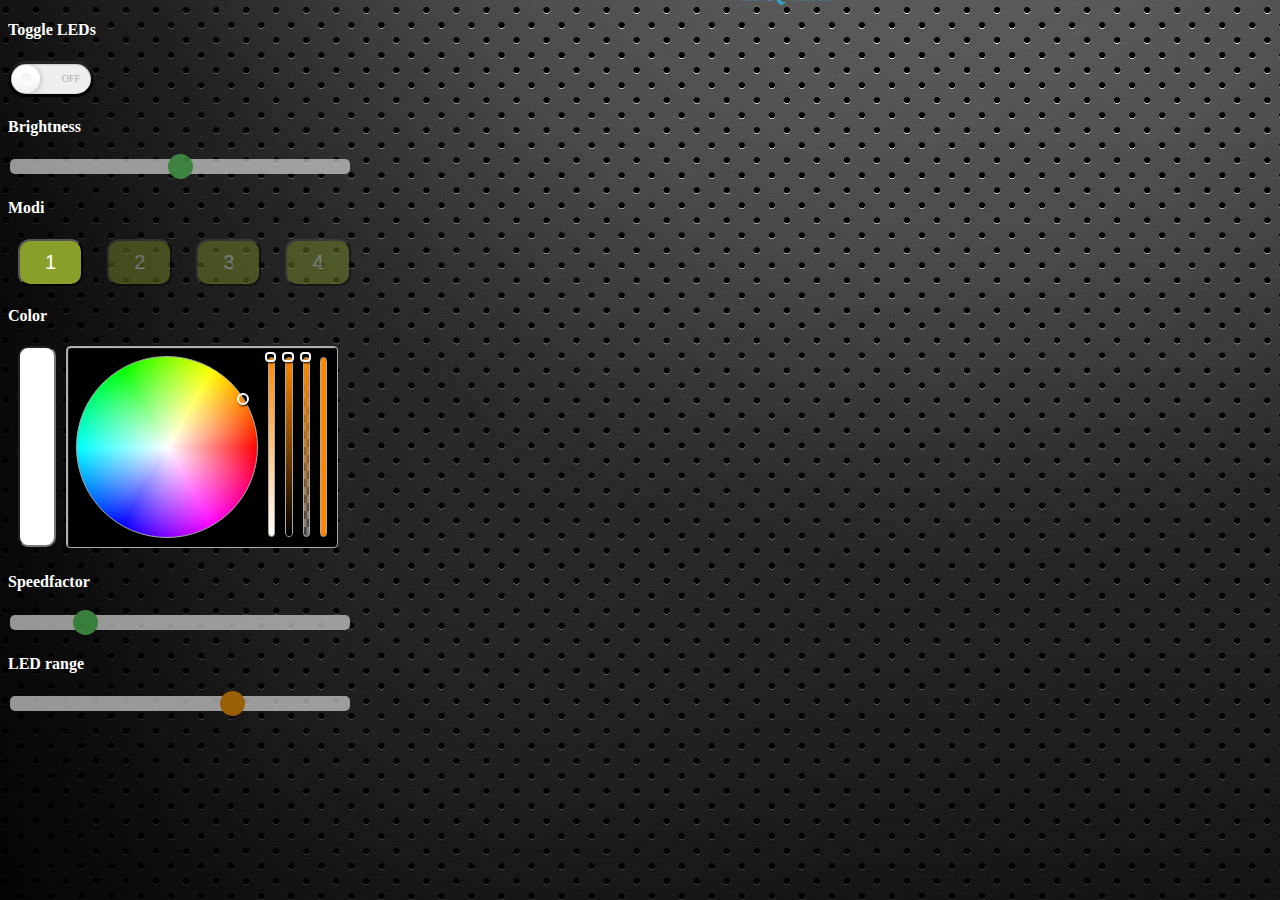
<file: public/index.html>
<!DOCTYPE html>
<html lang="en">
  <head>
    <meta charset="UTF-8" />
    <meta http-equiv="X-UA-Compatible" content="IE=edge" />
    <meta name="viewport" content="width=device-width, initial-scale=1.0" />
    
    <script src="javascript/paho-mqtt/paho-mqtt.js"></script>
    <script
      type="text/javascript"
      src="https://ajax.googleapis.com/ajax/libs/jquery/2.2.4/jquery.min.js"
    ></script>
    <script
      type="text/javascript"
      src="javascript/wheelcolor-picker/jquery.wheelcolorpicker.js"
    ></script>

    <link rel="stylesheet" type="text/css" href="css/wheelcolorpicker.css" />
    <link rel="stylesheet" type="text/css" href="css/colorbox.css" />
    <link rel="stylesheet" type="text/css" href="css/buttonModi.css" />
    <link rel="stylesheet" type="text/css" href="css/rangeSlider.css" />
    <link rel="stylesheet" type="text/css" href="css/ledRange.css" />
    <link rel="stylesheet" type="text/css" href="css/toggleOnOff.css" />
    
    <title>MQTT Control</title>
  </head>

  <body style="background-image: url('images/website-background.jpg')">
    <div class="toggleOnOff">
      <h4 style="color: white" ;>Toggle LEDs</h4>
      <label class="switch">
        <input class="switch-input" type="checkbox" id="switch-OnOff" />
        <span class="switch-label" data-on="On" data-off="Off"></span>
        <span class="switch-handle"></span>
      </label>
    </div>

    <div class="brightness">
      <h4 style="color: white" ;>Brightness</h4>
      <input
        type="range"
        min="0"
        max="100"
        value="50"
        class="slider"
        id="slider-brightness"
      />
    </div>

    <div class="modi">
      <h4 style="color: white" ;>Modi</h4>
      <button class="button-modi" style="opacity: 1" type="button" id="mode-1">
        1
      </button>

      <button class="button-modi" type="button" id="mode-2">2</button>

      <button class="button-modi" type="button" id="mode-3">3</button>

      <button class="button-modi" type="button" id="mode-4">4</button>
    </div>

    <div class="wheelcolorpicker">
      <h4 style="color: white" ;>Color</h4>
      <input
        id="color-block"
        type="text"
        value="#ff8800"
        data-wheelcolorpicker=""
        data-wcp-format="hex"
        data-wcp-layout="block"
        data-wcp-sliders="wsvap"
        data-wcp-cssclass="color-block"
        data-wcp-autoresize="false"
      />
      <input type="text" class="colorbox" id="colorbox" readonly="readonly"></input>

      <script type="text/javascript">
        $(function() {
          $('#color-block').on('colorchange', function(e) {
            var color = $(this).wheelColorPicker('value');
            $('.textbox').css('background-color', '#' + color);
          });
        });
        </script>
    </div>

    <div class="speedfactor">
      <h4 style="color: white" ;>Speedfactor</h4>
      <input
        type="range"
        min="0"
        max="100"
        value="20"
        class="slider"
        id="slider-speedfactor"
      />
    </div>

    <div class="leds-range">
      <h4 style="color: white" ;>LED range</h4>
      <input
        type="range"
        min="0"
        max="15"
        value="10"
        class="ledrange"
        id="leds-range"
      />
    </div>
    <br><br><br><br>
    <script src="javascript/mqttClient.js"></script>
  </body>
</html>
</file>
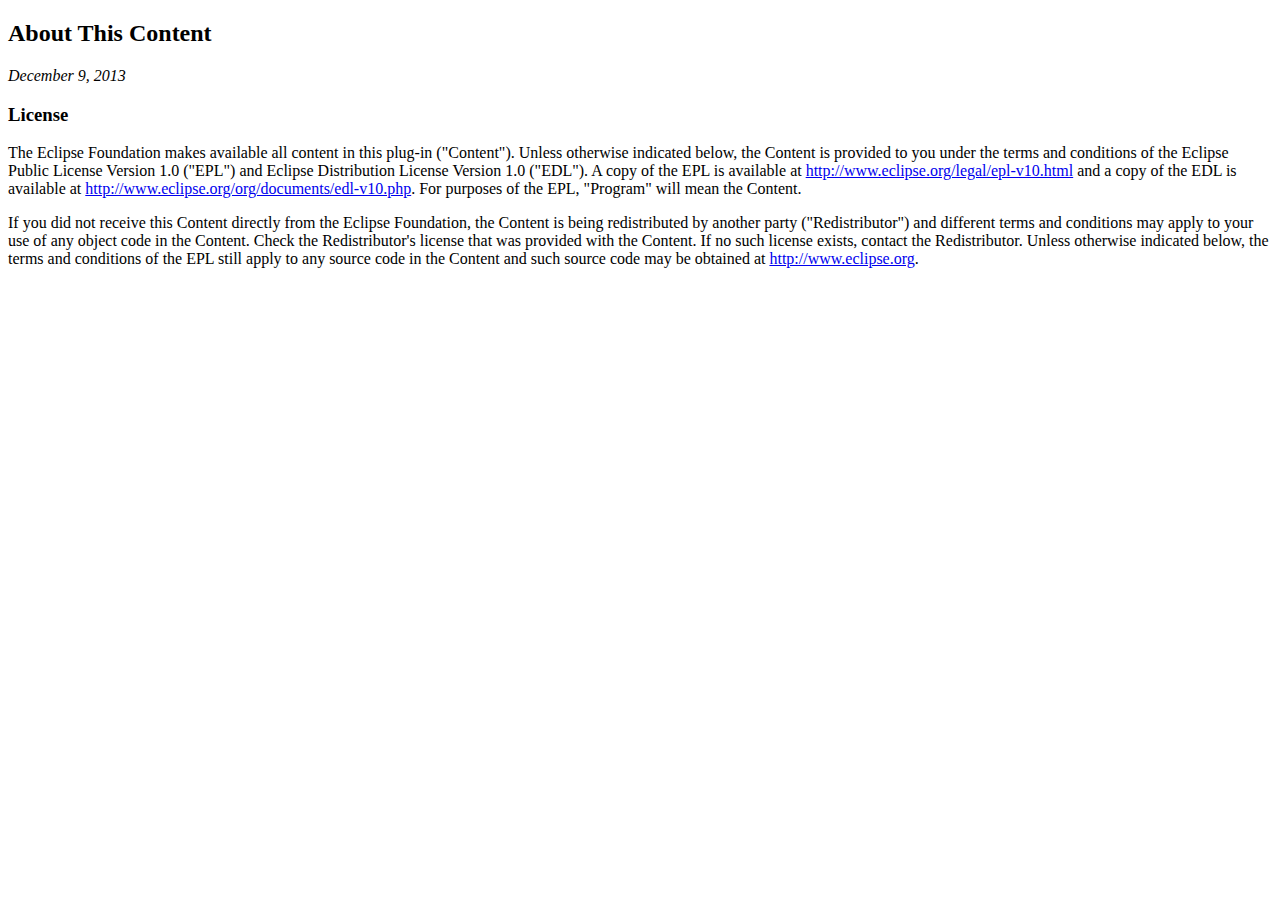
<file: public/javascript/paho-mqtt/about.html>
<!DOCTYPE html PUBLIC "-//W3C//DTD XHTML 1.0 Strict//EN" "http://www.w3.org/TR/xhtml1/DTD/xhtml1-strict.dtd">
<html xmlns="http://www.w3.org/1999/xhtml"><head>
<meta http-equiv="Content-Type" content="text/html; charset=ISO-8859-1">
<title>About</title>
</head>
<body lang="EN-US">
<h2>About This Content</h2>
 
<p><em>December 9, 2013</em></p>	
<h3>License</h3>

<p>The Eclipse Foundation makes available all content in this plug-in ("Content").  Unless otherwise 
indicated below, the Content is provided to you under the terms and conditions of the
Eclipse Public License Version 1.0 ("EPL") and Eclipse Distribution License Version 1.0 ("EDL").
A copy of the EPL is available at 
<a href="http://www.eclipse.org/legal/epl-v10.html">http://www.eclipse.org/legal/epl-v10.html</a> 
and a copy of the EDL is available at 
<a href="http://www.eclipse.org/org/documents/edl-v10.php">http://www.eclipse.org/org/documents/edl-v10.php</a>. 
For purposes of the EPL, "Program" will mean the Content.</p>

<p>If you did not receive this Content directly from the Eclipse Foundation, the Content is 
being redistributed by another party ("Redistributor") and different terms and conditions may
apply to your use of any object code in the Content.  Check the Redistributor's license that was 
provided with the Content.  If no such license exists, contact the Redistributor.  Unless otherwise
indicated below, the terms and conditions of the EPL still apply to any source code in the Content
and such source code may be obtained at <a href="http://www.eclipse.org/">http://www.eclipse.org</a>.</p>

</body></html>
</file>
<file: public/css/colorbox.css>
.colorbox {
	float: left;
	background-color: white;
	margin: 0px 10px;
	width: 30px;
	height: 195px;
	text-align: center;
	text-decoration: none;
	display: inline-block;
	border-radius: 10px;
	cursor: default;
}

*:focus{
	outline: none;
}
</file>
<file: public/css/buttonModi.css>
.button-modi {
	background-color: #88a029;
	color: white;
	margin: 0px 10px;
	padding: 10px 25px;
	text-align: center;
	text-decoration: none;
	display: inline-block;
	transition-duration: 0.4s;
	font-size: 20px;
	border-radius: 12px;
	opacity: 0.4;
}

.button-modi:hover {
	border-radius: 20px;
}

*:focus{
	outline: none;
}
</file>
<file: public/css/rangeSlider.css>
/******************************************
 * Range slider
 ******************************************/

.slidecontainer {
  width: 340px;
}

.slider {
  -webkit-appearance: none;
  width: 340px;
  height: 15px;
  border-radius: 5px;
  background: #d3d3d3;
  outline: none;
  opacity: 0.7;
  -webkit-transition: .2s;
  transition: opacity .2s;
}

.slider:hover {
  opacity: 1;
}

.slider::-webkit-slider-thumb {
  -webkit-appearance: none;
  appearance: none;
  width: 25px;
  height: 25px;
  border-radius: 50%;
  background: #4CAF50;
  cursor: pointer;
}

.slider::-moz-range-thumb {
  width: 25px;
  height: 25px;
  border-radius: 50%;
  background: #4CAF50;
  cursor: pointer;
}
</file>
<file: public/css/ledRange.css>
/******************************************
 * ledRange
 ******************************************/

 .slidecontainer {
	width: 340px;
  }
  
  .ledrange {
	-webkit-appearance: none;
	width: 340px;
	height: 15px;
	border-radius: 5px;
	background: #d3d3d3;
	outline: none;
	opacity: 0.7;
	-webkit-transition: .2s;
	transition: opacity .2s;
  }
  
  .ledrange:hover {
	opacity: 1;
  }
  
  .ledrange::-webkit-slider-thumb {
	-webkit-appearance: none;
	appearance: none;
	width: 25px;
	height: 25px;
	border-radius: 50%;
	background: #d17e00;
	cursor: pointer;
  }
  
  .ledrange::-moz-range-thumb {
	width: 25px;
	height: 25px;
	border-radius: 50%;
	background: #d17e00;
	cursor: pointer;
  }
</file>
<file: public/css/toggleOnOff.css>
.switch {
	position: relative;
	display: block;
	width: 80px;
	height: 30px;
	padding: 3px;
	margin: 0 10px 10px 0;
	background: linear-gradient(to bottom, #eeeeee, #FFFFFF 25px);
	background-image: -webkit-linear-gradient(top, #292525, #000000 25px);
	border-radius: 18px;
	cursor: pointer;
	box-sizing:content-box;
}
.switch-input {
	position: absolute;
	top: 0;
	left: 0;
	opacity: 0;
	box-sizing:content-box;
}
.switch-label {
	position: relative;
	display: block;
	height: inherit;
	font-size: 10px;
	text-transform: uppercase;
	background: #eceeef;
	border-radius: inherit;
	box-shadow: inset 0 1px 2px rgba(0, 0, 0, 0.12), inset 0 0 2px rgba(0, 0, 0, 0.15);
	box-sizing:content-box;
}
.switch-label:before, .switch-label:after {
	position: absolute;
	top: 50%;
	margin-top: -.5em;
	line-height: 1;
	-webkit-transition: inherit;
	-moz-transition: inherit;
	-o-transition: inherit;
	transition: inherit;
	box-sizing:content-box;
}
.switch-label:before {
	content: attr(data-off);
	right: 11px;
	color: #aaaaaa;
	text-shadow: 0 1px rgba(255, 255, 255, 0.5);
}
.switch-label:after {
	content: attr(data-on);
	left: 11px;
	color: #FFFFFF;
	text-shadow: 0 1px rgba(0, 0, 0, 0.2);
	opacity: 0;
}
.switch-input:checked ~ .switch-label {
	background: #0ad60a;
	box-shadow: inset 0 1px 2px rgba(0, 0, 0, 0.15), inset 0 0 3px rgba(0, 0, 0, 0.2);
}
.switch-input:checked ~ .switch-label:before {
	opacity: 0;
}
.switch-input:checked ~ .switch-label:after {
	opacity: 1;
}
.switch-handle {
	position: absolute;
	top: 4px;
	left: 4px;
	width: 28px;
	height: 28px;
	background: linear-gradient(to bottom, #FFFFFF 40%, #f0f0f0);
	background-image: -webkit-linear-gradient(top, #FFFFFF 40%, #f0f0f0);
	border-radius: 100%;
	box-shadow: 1px 1px 5px rgba(0, 0, 0, 0.2);
}
.switch-handle:before {
	content: "";
	position: absolute;
	top: 50%;
	left: 50%;
	margin: -6px 0 0 -6px;
	width: 12px;
	height: 12px;
	background: linear-gradient(to bottom, #eeeeee, #FFFFFF);
	background-image: -webkit-linear-gradient(top, #eeeeee, #FFFFFF);
	border-radius: 6px;
	box-shadow: inset 0 1px rgba(0, 0, 0, 0.02);
}
.switch-input:checked ~ .switch-handle {
	left: 54px;
	box-shadow: -1px 1px 5px rgba(0, 0, 0, 0.2);
}
 
/* Transition
========================== */
.switch-label, .switch-handle {
	transition: All 0.3s ease;
	-webkit-transition: All 0.3s ease;
	-moz-transition: All 0.3s ease;
	-o-transition: All 0.3s ease;
}
</file>
<file: public/css/wheelcolorpicker.css>
/**
 * Wheel Color Picker for jQuery
 * Base Stylesheet
 * 
 * https://raffer.one/projects/jquery-wheelcolorpicker
 * 
 * Copyright © 2011-2019 Fajar Chandra. All rights reserved.
 * Released under MIT License.
 * http://www.opensource.org/licenses/mit-license.php
 * 
 * Note: Width, height, left, and top properties are handled by the 
 * plugin. These values might change on the fly.
 */

.jQWCP-wWidget {
  position: absolute;
  width: 250px;
  height: 180px;
  background: rgb(0, 0, 0);
  box-sizing: content-box;
  box-shadow: 1px 1px 4px rgba(0,0,0,.5);
  border-radius: 4px;
  border: solid 1px #aaa;
  padding: 10px;
  z-index: 1001;
  touch-action: none;
}

.jQWCP-wWidget.jQWCP-block {
  position: relative;
  border-color: #aaa;
  box-shadow: inset 1px 1px 1px #ccc;
}

.jQWCP-wWheel {
  background-repeat: no-repeat;
  background-position: center;
  background-size: contain;
  position: relative;
  float: left;
  width: 180px;
  height: 180px;
  -webkit-border-radius: 90px;
  -moz-border-radius: 50%;
  border-radius: 50%;
  border: solid 1px #aaa;
  margin: -1px;
  margin-right: 10px;
  transition: border .15s;
  cursor: crosshair;
}

.jQWCP-wWheel:hover {
  border-color: #666;
}

.jQWCP-wWheelOverlay {
  position: absolute;
  top: 0;
  left: 0;
  width: 100%;
  height: 100%;
  background: #000;
  opacity: 0;
  -webkit-border-radius: 90px;
  -moz-border-radius: 50%;
  border-radius: 50%;
}

.jQWCP-wWheelCursor {
  width: 8px;
  height: 8px;
  position: absolute;
  top: 50%;
  left: 50%;
  margin: -6px -6px;
  cursor: crosshair;
  border: solid 2px #fff;
  box-shadow: 1px 1px 2px #000;
  border-radius: 50%;
}

.jQWCP-slider-wrapper,
.jQWCP-wPreview {
  position: relative;
  width: 20px;
  height: 180px;
  float: left;
  margin-right: 10px;
}

.jQWCP-wWheel:last-child,
.jQWCP-slider-wrapper:last-child,
.jQWCP-wPreview:last-child {
    margin-right: 0;
}

.jQWCP-slider,
.jQWCP-wPreviewBox {
  position: absolute;
  width: 100%;
  height: 100%;
  left: 0;
  top: 0;
  box-sizing: border-box;
  border: solid 1px #aaa;
  margin: 0px;
  -moz-border-radius: 10px;
  border-radius: 10px;
  transition: border .15s;
}

.jQWCP-slider {
  cursor: crosshair;
}

.jQWCP-slider-wrapper:hover .jQWCP-slider {
  border-color: #666;
}

.jQWCP-scursor {
  position: absolute;
  left: 0;
  top: 0;
  right: 0;
  height: 6px;
  margin: -5px -1px -5px -3px;
  cursor: crosshair;
  border: solid 2px #fff;
  box-shadow: 1px 1px 2px #000;
  border-radius: 4px;
}

.jQWCP-wAlphaSlider,
.jQWCP-wPreviewBox {
  background: url('[data-uri]') center center;
}

.jQWCP-overlay {
  position: fixed;
  top: 0;
  left: 0;
  bottom: 0;
  right: 0;
  z-index: 1000;
}

/*********************/

/* Mobile layout */

.jQWCP-mobile.jQWCP-wWidget {
    position: fixed;
    bottom: 0;
    left: 0 !important;
    top: auto !important;
    width: 100%;
    height: 75%;
    max-height: 240px;
    box-sizing: border-box;
    border-radius: 0;
}
</file>
